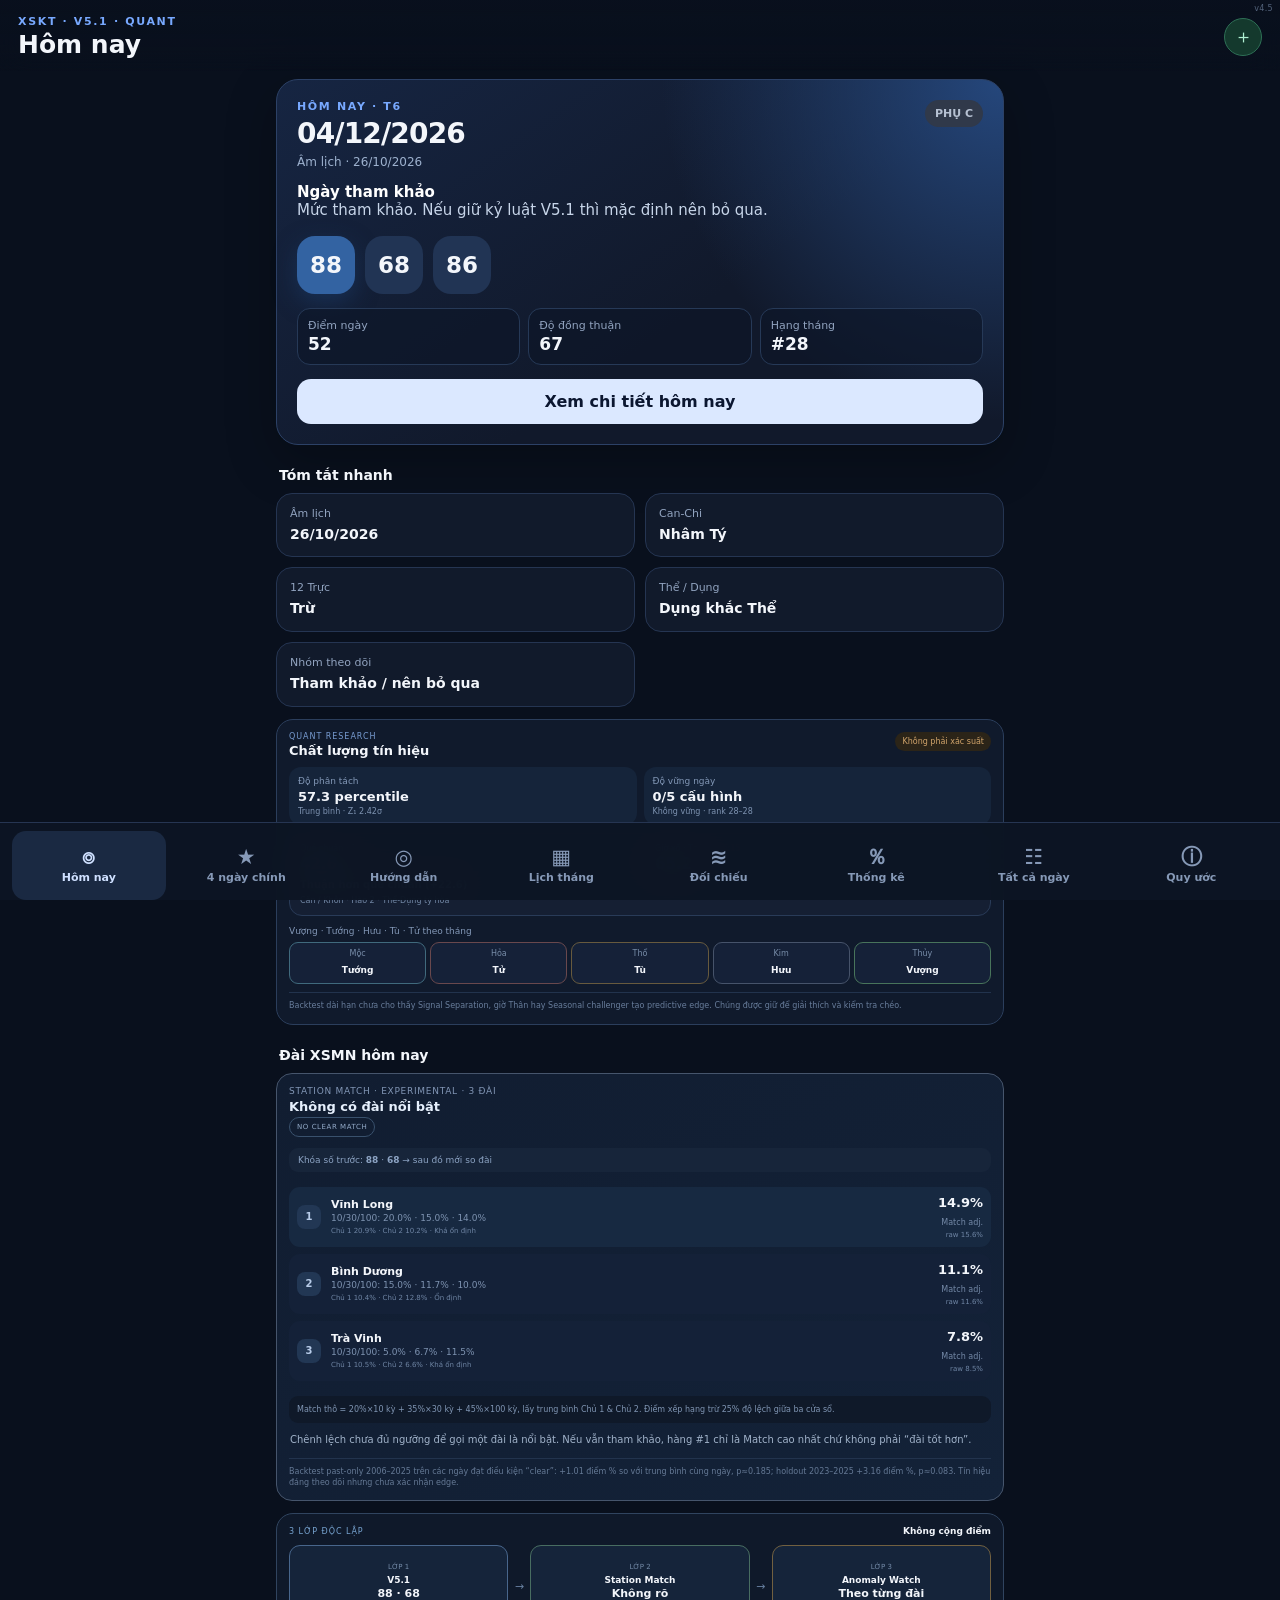
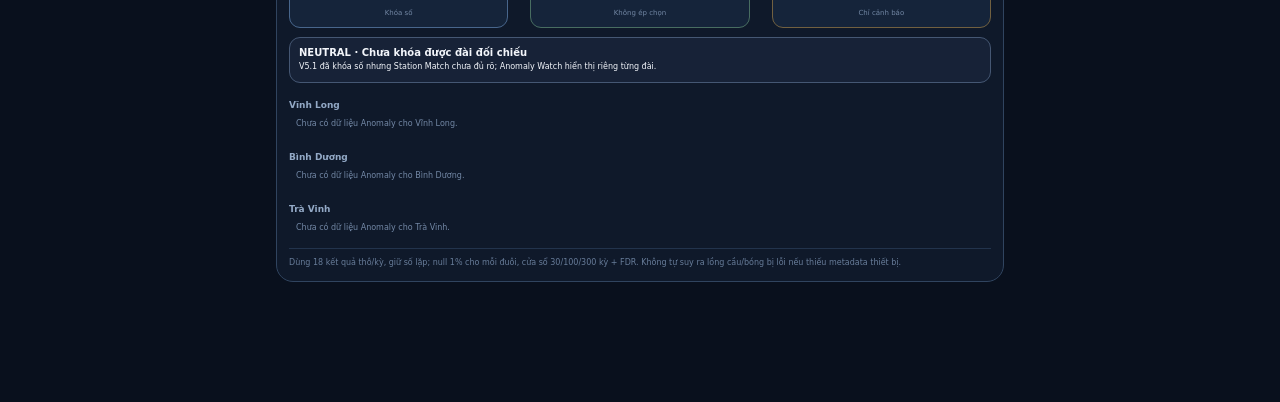
<file: index.html>
<!doctype html>
<html lang="vi">
<head>
  <meta charset="utf-8">
  <meta name="viewport" content="width=device-width,initial-scale=1,viewport-fit=cover">
  <meta name="theme-color" content="#0b1020">
  <meta name="apple-mobile-web-app-capable" content="yes">
  <meta name="apple-mobile-web-app-status-bar-style" content="black-translucent">
  <meta name="apple-mobile-web-app-title" content="XSKT V5.1">
  <meta name="description" content="V5.1 XSKT 2026–2050: hôm nay, 4 ngày chính và toàn bộ lịch theo dõi.">
  <link rel="manifest" href="./manifest.webmanifest">
  <link rel="apple-touch-icon" href="./icons/apple-touch-icon.png">
  <link rel="stylesheet" href="./assets/style.v43.css">
  <link rel="stylesheet" href="./assets/stats.v44.css">
  <link rel="stylesheet" href="./assets/guide.v45.css">
  <title>XSKT V5.1</title>
</head>
<body>
<div id="app"><div class="build-version">v4.5</div>
  <header class="app-header">
    <div>
      <div class="eyebrow">XSKT · V5.1 · QUANT</div>
      <h1 id="screenTitle">Hôm nay</h1>
    </div>
    <button id="installBtn" class="icon-btn install-mini" hidden aria-label="Cài ứng dụng">＋</button>
  </header>

  <main class="app-main">
    <!-- TODAY -->
    <section id="screen-today" class="screen active">
      <div id="todayContent"></div>
    </section>

    <!-- MAIN DAYS -->
    <section id="screen-main" class="screen">
      <div class="period-toolbar">
        <button id="mainPrev" class="round-btn" aria-label="Tháng trước">‹</button>
        <button id="mainPeriod" class="period-label"></button>
        <button id="mainNext" class="round-btn" aria-label="Tháng sau">›</button>
      </div>
      <div class="screen-intro">
        <strong>4 ngày ưu tiên</strong>
        <span>Được chọn theo Priority = 65% V5 + 35% Agreement, giãn tối thiểu 5 ngày.</span>
      </div>
      <div id="mainDays" class="day-list"></div>
    </section>


    <!-- CALENDAR -->
    <section id="screen-calendar" class="screen">
      <div class="period-toolbar">
        <button id="calPrev" class="round-btn" aria-label="Tháng trước">‹</button>
        <button id="calPeriod" class="period-label"></button>
        <button id="calNext" class="round-btn" aria-label="Tháng sau">›</button>
      </div>
      <div class="calendar-legend">
        <span><i class="legend-dot main"></i>Chính</span>
        <span><i class="legend-dot pa"></i>Phụ A</span>
        <span><i class="legend-dot pb"></i>Phụ B</span>
        <span><i class="legend-dot pc"></i>Phụ C</span>
      </div>
      <div class="weekday-row">
        <span>T2</span><span>T3</span><span>T4</span><span>T5</span><span>T6</span><span>T7</span><span>CN</span>
      </div>
      <div id="calendarGrid" class="calendar-grid"></div>
      <div class="calendar-note">Số lớn: ngày dương · số nhỏ: ngày âm. Bấm vào ngày để xem chi tiết.</div>
    </section>


    <!-- RECENT / HISTORICAL COMPARISON -->
    <section id="screen-compare" class="screen">
      <div class="method-hero compare-hero">
        <div class="method-kicker">HISTORICAL · RECENT FORM</div>
        <h2>Đối chiếu theo đài</h2>
        <p>So các số V5.1 với tần suất thực nghiệm của chính đài đang xổ hôm nay. Không dùng dữ liệu này để sửa điểm V5.1.</p>
      </div>
      <div id="stationMatchOverview"></div>
      <div class="section-title">Xem chi tiết từng đài</div>
      <div id="compareStations" class="station-tabs"></div>
      <div id="compareMeta" class="summary-line"></div>
      <div class="section-title">Các số V5.1 hôm nay</div>
      <div id="comparePicks" class="pick-history-list"></div>
      <div class="recent-toolbar">
        <span>Cửa sổ đối chiếu</span>
        <div id="compareWindow" class="segmented compact-seg">
          <button data-window="10">10 kỳ</button>
          <button data-window="30" class="active">30 kỳ</button>
          <button data-window="100">100 kỳ</button>
        </div>
      </div>
      <div id="baselineText" class="baseline-line"></div>
      <div class="section-title">Top số theo tần suất gần đây</div>
      <div id="recentTop" class="recent-top-list"></div>
      <div class="section-title">Bảng 00–99</div>
      <div id="numberGrid" class="history-number-grid"></div>
      <div id="compareWarning" class="method-note warning compare-warning"></div>
    </section>

    <!-- PERFORMANCE STATS -->
    <section id="screen-stats" class="screen">
      <div class="period-toolbar">
        <button id="statsPrev" class="round-btn" aria-label="Tháng trước">‹</button>
        <button id="statsPeriod" class="period-label"></button>
        <button id="statsNext" class="round-btn" aria-label="Tháng sau">›</button>
      </div>
      <div class="method-hero stats-hero">
        <div class="method-kicker">PERFORMANCE CHECK · V5.1</div>
        <h2>Thống kê Chủ 1 · Chủ 2</h2>
        <p>Đối chiếu hai số chủ với kết quả thực tế theo ngày. Tách riêng Đài 1 và Any Station; thống kê này không sửa số V5.1.</p>
      </div>
      <div id="statsFreshness" class="stats-freshness"></div>
      <div id="statsKpis" class="stats-kpi-grid"></div>
      <div id="statsBaseline" class="stats-baseline"></div>
      <div class="section-title">Kết quả từng ngày</div>
      <div id="statsFilter" class="segmented stats-filter">
        <button data-stats-filter="ALL" class="active">Tất cả</button>
        <button data-stats-filter="WIN">WIN</button>
        <button data-stats-filter="MISS">MISS</button>
        <button data-stats-filter="MAIN">Ngày chính</button>
      </div>
      <div id="statsSummary" class="stats-summary"></div>
      <div id="statsDays" class="stats-days"></div>
    </section>

    <!-- STOP-ON-WIN GUIDE -->
    <section id="screen-guide" class="screen">
      <div class="period-toolbar">
        <button id="guidePrev" class="round-btn" aria-label="Tháng trước">‹</button>
        <button id="guidePeriod" class="period-label"></button>
        <button id="guideNext" class="round-btn" aria-label="Tháng sau">›</button>
      </div>
      <div class="method-hero">
        <div class="method-kicker">STOP-ON-WIN · MONEY PLAN</div>
        <h2>Hướng dẫn đánh</h2>
        <p>Chọn số ngày và tiền ngày 1. App lấy Chủ 1 · Chủ 2 từ V5.1 và tính mức cược theo bội nhỏ nhất để một nháy có thể cover toàn bộ phần thua trước đó.</p>
      </div>
      <div class="guide-controls">
        <div class="guide-control-label"><span>Số ngày trong tháng</span><b>Chọn một chu kỳ</b></div>
        <div id="guideDayCount" class="segmented">
          <button data-days="4" class="active">4 ngày</button>
          <button data-days="7">7 ngày</button>
          <button data-days="15">15 ngày</button>
          <button data-days="20">20 ngày</button>
        </div>
        <div class="guide-stake-wrap">
          <div class="guide-control-label"><span>Tiền ngày 1</span><b>Mỗi số</b></div>
          <div class="guide-stake-input">
            <input id="guideStake" type="number" min="1000" step="15000" value="75000" inputmode="numeric" aria-label="Tiền cược mỗi số ngày 1">
            <span>2 số / ngày</span>
          </div>
          <div class="guide-hint">Mặc định 75k/số = 150k/ngày. Tỷ lệ tính cố định theo giả định 15k → 80k cho mỗi nháy.</div>
        </div>
      </div>
      <div id="guideSummary"></div>
      <div class="section-title">Ngày V5.1 được chọn</div>
      <div id="guideDates" class="guide-date-list"></div>
      <div class="section-title">Mức cược stop-on-win</div>
      <div id="guidePlan" class="guide-plan-list"></div>
      <div id="guideFormula" class="guide-formula"></div>
    </section>

    <!-- ALL DAYS -->
    <section id="screen-all" class="screen">
      <div class="filter-card">
        <div class="filter-row">
          <select id="allYear" aria-label="Năm"></select>
          <select id="allMonth" aria-label="Tháng"></select>
        </div>
        <div class="segmented" id="allType">
          <button data-type="ALL" class="active">Tất cả</button>
          <button data-type="CHÍNH">Chính</button>
          <button data-type="PHỤ A">Phụ A</button>
          <button data-type="PHỤ B">Phụ B</button>
          <button data-type="PHỤ C">Phụ C</button>
        </div>
        <input id="allSearch" type="search" placeholder="Tìm số, Can-Chi, quẻ…">
      </div>
      <div id="allSummary" class="summary-line"></div>
      <div id="allDays" class="day-list compact-list"></div>
    </section>

    <!-- METHOD -->
    <section id="screen-method" class="screen">
      <div class="method-hero">
        <div class="method-kicker">V5.1 THUẦN ĐÔNG</div>
        <h2>Quy ước & cách chọn</h2>
        <p>Trang này mô tả đúng những dữ liệu và công thức đang được app sử dụng. Đây là quy ước nội bộ của V5.1, không phải xác suất xổ số.</p>
      </div>

      <section class="method-section">
        <h3>1. Hồ sơ cá nhân hóa</h3>
        <div class="profile-grid">
          <div class="profile-item"><span>Họ tên</span><b>Nguyễn Khai Trí</b><em>Không dùng để tính điểm</em></div>
          <div class="profile-item"><span>Ngày sinh</span><b>27/02/1995</b><em>Dùng để xác lập Tứ Trụ</em></div>
          <div class="profile-item"><span>Giờ sinh</span><b>20:40</b><em>Dùng để xác lập trụ giờ</em></div>
          <div class="profile-item"><span>Nơi sinh</span><b>Long Xuyên, An Giang</b><em>Dùng để xác định thời gian địa phương / UTC+7 khi lập hồ sơ</em></div>
          <div class="profile-item wide"><span>Tứ Trụ nền đang khóa</span><b>Ất Hợi · Mậu Dần · Kỷ Sửu · Giáp Tuất</b><em>Mọi ngày 2026–2050 được so với cùng một hồ sơ này</em></div>
          <div class="profile-item"><span>Nhật chủ</span><b>Kỷ Thổ</b><em>Nền chính của lớp Ngũ hành</em></div>
          <div class="profile-item"><span>Giới tính</span><b>Nam</b><em>Hiện không đi vào công thức điểm V5.1</em></div>
        </div>
        <div class="method-note important">
          <b>Tên có ảnh hưởng không?</b>
          <span>Không. V5.1 đã loại bỏ numerology phương Tây, nên họ tên không sinh ra con số và không được cộng trọng số.</span>
        </div>
      </section>

      <section class="method-section">
        <h3>2. Điểm ngày V5 được tạo như thế nào?</h3>
        <div class="formula-card">
          <div class="formula-title">Điểm ngày V5</div>
          <div class="formula-main"><b>55%</b> Bát Tự/Ngũ hành <i>+</i> <b>35%</b> Kinh Dịch/Bát Quái <i>+</i> <b>10%</b> đồng thuận</div>
        </div>

        <details class="method-details" open>
          <summary>Bát Tự / Ngũ hành — 55%</summary>
          <div class="weight-list">
            <div><span>Hỷ/Dụng & khí ngày/tháng</span><b>36%</b></div>
            <div><span>Hợp · Xung · Hại · Hình · Phá · Tam hợp/Tam hội với Tứ Trụ</span><b>27%</b></div>
            <div><span>12 Trực</span><b>14%</b></div>
            <div><span>Nạp âm ngày</span><b>13%</b></div>
            <div><span>Khí lưu niên</span><b>10%</b></div>
          </div>
          <p class="method-copy">Các tỷ lệ trên là tỷ lệ <strong>bên trong phần Bát Tự 55%</strong>. Quy ước Hỷ/Dụng hiện tại ưu tiên Hỏa → Thổ, Kim nhẹ; Thủy và Mộc giảm điểm đối với nền Kỷ Thổ.</p>
        </details>

        <details class="method-details">
          <summary>Kinh Dịch / Bát Quái — 35%</summary>
          <div class="weight-list">
            <div><span>Quan hệ Thể – Dụng</span><b>48%</b></div>
            <div><span>Quẻ hỗ</span><b>22%</b></div>
            <div><span>Quẻ biến</span><b>22%</b></div>
            <div><span>Tứ Tượng</span><b>8%</b></div>
          </div>
          <p class="method-copy">Điểm cao hơn khi Dụng sinh Thể hoặc Thể–Dụng tỷ hòa; thấp hơn khi Dụng khắc Thể. Quẻ hỗ mô tả lớp trung gian, quẻ biến mô tả trạng thái sau hào động.</p>
        </details>

        <details class="method-details">
          <summary>Đồng thuận — 10%</summary>
          <p class="method-copy"><strong>Consensus</strong> dùng trong điểm V5 = 100 − |Điểm Bát Tự − Điểm Quẻ|. Hai hệ càng gần nhau thì phần đồng thuận càng cao.</p>
          <p class="method-copy"><strong>Agreement</strong> hiển thị trên app là chỉ số riêng của V5.1: 45% Consensus + 27.5% Bát Tự + 27.5% Quẻ. Nó trả lời “các tín hiệu có nhất quán và đủ mạnh hay không?”, không phải xác suất trúng.</p>
        </details>
      </section>

      <section class="method-section">
        <h3>3. Quẻ ngày được lập theo quy ước nào?</h3>
        <div class="method-note">
          <b>Quy ước V5 chuẩn hóa theo Mai Hoa-style</b>
          <span>Dùng số Địa Chi năm + tháng tiết khí + ngày dương + <strong>giờ Ngọ cố định (12:00)</strong> để sinh thượng quái, hạ quái và hào động.</span>
        </div>
        <div class="method-note warning">
          <b>Giờ sinh 20:40 có được dùng để lập quẻ ngày không?</b>
          <span>Không. Giờ sinh chỉ nằm trong Tứ Trụ cá nhân (trụ giờ Giáp Tuất). Quẻ của từng ngày dùng giờ Ngọ cố định để toàn bộ lịch 2026–2050 có thể so sánh nhất quán.</span>
        </div>
        <p class="method-copy">Đây là một quy ước tính toán được khóa cho V5, không được trình bày như “công thức Kinh Dịch duy nhất” hay một trường phái cổ điển duy nhất.</p>
      </section>

      <section class="method-section">
        <h3>4. Từ ngày → chữ số → cặp số</h3>
        <div class="pipeline">
          <div class="pipe-box"><span>01</span><b>Tín hiệu ngày</b><small>Can-Chi ngày/tháng · Lục Thập Hoa Giáp</small></div>
          <div class="pipe-arrow">↓</div>
          <div class="pipe-box"><span>02</span><b>Tín hiệu quẻ</b><small>Quẻ chủ · quẻ hỗ · quẻ biến · hào động</small></div>
          <div class="pipe-arrow">↓</div>
          <div class="pipe-box"><span>03</span><b>Ngũ hành số</b><small>Hà Đồ · Lạc Thư · cộng hưởng Hỷ/Dụng</small></div>
          <div class="pipe-arrow">↓</div>
          <div class="pipe-box"><span>04</span><b>Xếp 00–99</b><small>Điểm hai chữ số + bonus/penalty + cộng hưởng quẻ</small></div>
          <div class="pipe-arrow">↓</div>
          <div class="pipe-box accent"><span>05</span><b>V5.1 chọn vai trò</b><small>Chủ 1 · Chủ 2 · Đảo/phụ · 2 số mở rộng</small></div>
        </div>
      </section>

      <section class="method-section">
        <h3>5. Điểm V5.1 của từng cặp</h3>
        <div class="weight-list boxed">
          <div><span>Thứ hạng cặp trong Top 6 của engine V5</span><b>48%</b></div>
          <div><span>Chất lượng ngày V5</span><b>22%</b></div>
          <div><span>Agreement</span><b>16%</b></div>
          <div><span>Cặp đảo có được hỗ trợ hay không</span><b>9%</b></div>
          <div><span>Đa dạng hai chữ số</span><b>5%</b></div>
        </div>
        <p class="method-copy">Ví dụ AB và BA cùng nằm trong Top 6 thì tín hiệu đảo được cộng mạnh hơn. Số kép có penalty nhẹ để engine không tự khóa quá nhiều vào 11/22/55/77/88…</p>
      </section>

      <section class="method-section">
        <h3>6. Những thứ V5.1 KHÔNG dùng</h3>
        <div class="not-used-list">
          <span>✕ Họ tên để sinh số</span>
          <span>✕ Chiêm tinh phương Tây / hành tinh</span>
          <span>✕ Numerology Pythagorean / Life Path</span>
          <span>✕ Kết quả xổ số các kỳ trước để chọn “hot/cold number”</span>
          <span>✕ Tần suất số lịch sử để chỉnh dự báo tương lai</span>
          <span>✕ Kết quả backtest 2023–2025 để tối ưu trọng số</span>
        </div>
      </section>

      <section class="method-section">
        <h3>7. Vì sao vẫn giữ backtest?</h3>
        <div class="method-note warning">
          <b>Backtest dùng để kiểm tra, không dùng để huấn luyện</b>
          <span>Kiểm định XSMN 2023–2025 chưa xác nhận predictive edge có ý nghĩa thống kê. Vì vậy V5.1 được giữ nguyên thay vì sửa công thức để làm quá khứ đẹp hơn.</span>
        </div>
      </section>



      <section class="method-section">
        <h3>8. Kiểm định lịch sử 2005–2025</h3>
        <div class="method-note warning">
          <b>Không xác nhận predictive edge</b>
          <span>Trên 22.815 kỳ-đài, Chủ 1 gần baseline; Top3 và Top5 không tốt hơn random baseline. Holdout 2023–2025 cũng không xác nhận lợi thế dương.</span>
        </div>
        <p class="method-copy">Vì vậy app giữ nguyên V5.1 như một hệ xếp hạng cá nhân hóa, không tinh chỉnh ngược công thức để làm đẹp lịch sử.</p>
      </section>

      <section class="method-section">
        <h3>9. Đối chiếu 10 / 30 / 100 kỳ</h3>
        <div class="method-note">
          <b>Tỷ lệ kỳ có xuất hiện ≠ xác suất kỳ tới</b>
          <span>Tab Đối chiếu tính số kỳ trong N kỳ gần nhất mà một số xuất hiện ít nhất một lần trong 18 kết quả của đài. 30 kỳ là cửa sổ mặc định; 10 kỳ rất nhiễu, 100 kỳ ổn định hơn nhưng phản ứng chậm.</span>
        </div>
        <p class="method-copy">Backtest recent-form không ổn định qua development/validation/holdout, nên tần suất gần đây chỉ là dữ liệu kiểm tra chéo và không cộng vào điểm số.</p>
      </section>

      <section class="method-section">
        <h3>10. Station Match / Đài đối chiếu</h3>
        <div class="method-note important">
          <b>Khóa số trước, chọn đài sau</b>
          <span>V5.1 xác định Chủ 1 + Chủ 2 trước. Station Match tuyệt đối không được dùng để đổi số cho vừa lịch sử của một đài.</span>
        </div>
        <p class="method-copy"><strong>Match thô</strong> = 20%×10 kỳ + 35%×30 kỳ + 45%×100 kỳ, tính riêng cho hai số chủ rồi lấy trung bình. <strong>Match điều chỉnh</strong> trừ 25% độ phân tán giữa ba cửa sổ để giảm điểm những đài có tín hiệu ngắn/dài hạn mâu thuẫn.</p>
        <div class="method-note">
          <b>Khi nào hiện “Đài đối chiếu nổi bật”?</b>
          <span>#1 phải cao hơn baseline ≥2 điểm %, dẫn #2 ≥2 điểm %, và weighted rate của từng số chủ không thấp hơn baseline quá 5 điểm %. Không đạt đủ điều kiện → “Không có đài nổi bật”.</span>
        </div>
        <div class="method-note warning">
          <b>Experimental — chưa phải station edge</b>
          <span>Past-only 2006–2025: trên 2.457 ngày đạt clear-rule, đài được chọn cao hơn trung bình các đài cùng ngày +1,01 điểm % (p≈0,185). Holdout 2023–2025: +3,16 điểm % (p≈0,083). Hướng tín hiệu tích cực nhưng chưa đủ để kết luận lợi thế xác suất.</span>
        </div>
      </section>

      <section class="method-section">
        <h3>11. Historical data tự cập nhật</h3>
        <div class="method-note important">
          <b>GitHub Actions chạy mỗi ngày</b>
          <span>Sau giờ xổ, workflow lấy các kỳ còn thiếu → kiểm tra đủ 18 kết quả/đài → append CSV → dựng lại Recent Form → commit dữ liệu mới. Fetch/parser lỗi không bao giờ được ghi thành một kỳ “0 hit”.</span>
        </div>
      </section>


      <section class="method-section">
        <h3>12. Signal Separation / Độ phân tách</h3>
        <div class="method-note">
          <b>Đo độ rõ của 00–99, không đo xác suất đúng</b>
          <span>App dùng độ lệch chuẩn, Z-score của #1 và khoảng cách #1→#10. Percentile cao nghĩa là số đầu bảng nổi bật hơn so với cấu trúc điểm của các ngày khác.</span>
        </div>
        <div class="method-note warning">
          <b>Historical check</b>
          <span>Quartile có separation cao nhất không có hit-rate Top3 tốt hơn; Q4 còn thấp hơn baseline khoảng 1.42 điểm %. Vì vậy app tuyệt đối không gọi đây là “High Confidence”.</span>
        </div>
      </section>

      <section class="method-section">
        <h3>13. Giờ xổ / Event-Time Research</h3>
        <div class="method-note">
          <b>Core vẫn dùng 12:00; giờ Thân chỉ để đối chiếu</b>
          <span>App lập thêm một quẻ research với số giờ Thân = 9, gần khung XSMN ~16:15, rồi so điểm/quẻ với quẻ chuẩn.</span>
        </div>
        <div class="method-note warning">
          <b>Chưa promote vào V5.1</b>
          <span>Nhóm Event-Time thuận hơn vẫn có Top3 all-history khoảng −0.60 điểm % vs baseline và holdout 2023–2025 khoảng −1.91 điểm %. Không có cơ sở cộng thêm 5–10%.</span>
        </div>
      </section>

      <section class="method-section">
        <h3>14. Vượng · Tướng · Hưu · Tù · Tử</h3>
        <div class="method-note">
          <b>Hiển thị động lực Ngũ hành theo tháng</b>
          <span>Research multiplier khóa trước: Vượng 1.15 · Tướng 1.08 · Hưu 0.95 · Tù 0.85 · Tử 0.75.</span>
        </div>
        <div class="method-note warning">
          <b>Seasonal challenger chưa thắng V5.1</b>
          <span>Holdout có cải thiện nhỏ ở vài metric nhưng vẫn dưới random baseline. Vì vậy trạng thái mùa khí hiện chỉ hiển thị để giải thích, chưa thay số core.</span>
        </div>
      </section>

      <section class="method-section">
        <h3>15. Monte Carlo</h3>
        <div id="mcResearch"></div>
      </section>

      <section class="method-section">
        <h3>16. Weight Robustness</h3>
        <div class="method-note">
          <b>5 cấu hình trọng số</b>
          <span>55/35/10 · 50/40/10 · 60/30/10 · 45/45/10 · 65/25/10. App kiểm tra rank ngày trong tháng và số cấu hình vẫn chọn ngày đó vào 4 ngày chính.</span>
        </div>
        <p class="method-copy">Robustness là độ nhạy của <strong>xếp hạng ngày</strong> trước giả định trọng số, không phải độ chắc chắn của cặp số.</p>
      </section>

      <section class="method-section">
        <h3>17. Anomaly Watch · Lớp cảnh báo độc lập</h3>
        <div class="method-note important"><b>3 lớp không cộng điểm</b><span>V5.1 khóa số → Station Match đối chiếu đài → Anomaly Watch cảnh báo. ALIGNMENT/CONFLICT chỉ là nhãn, không sửa điểm hay số.</span></div>
        <p class="method-copy">Anomaly Watch dùng đầy đủ <strong>18 đuôi kết quả thô</strong> mỗi đài/kỳ, giữ cả số lặp; cửa sổ 30 / 100 / 300 kỳ.</p>
        <div class="method-note"><b>WATCH / PERSISTENT / FDR</b><span>WATCH khi |Z| ≥2,5. PERSISTENT khi cùng chiều ở ≥2 cửa sổ với |Z| ≥1,8 và ít nhất một cửa sổ ≥2,5. FDR q≤0,05 hiển thị riêng.</span></div>
        <div class="method-note warning"><b>Không suy diễn nguyên nhân vật lý</b><span>Thiếu machine ID, ball-set ID và lịch bảo trì thì chỉ được gọi là statistical anomaly.</span></div>
      </section>
      <section class="method-section final-method">
        <h3>18. Cách đọc app đúng</h3>
        <p class="method-copy">“Ngày chính”, “Điểm ngày 70”, “Độ đồng thuận 80”, “Điểm cặp 85” và tần suất 10/30/100 kỳ đều là các thang mô tả/xếp hạng. Chúng không tương đương phần trăm khả năng trúng xổ số.</p>
      </section>

    </section>

  </main>

  <nav class="bottom-nav" aria-label="Điều hướng chính">
    <button data-screen="today" class="active">
      <span class="nav-icon">⌾</span><span>Hôm nay</span>
    </button>
    <button data-screen="main">
      <span class="nav-icon">★</span><span>4 ngày chính</span>
    </button>
    <button data-screen="guide">
      <span class="nav-icon">◎</span><span>Hướng dẫn</span>
    </button>
    <button data-screen="calendar">
      <span class="nav-icon">▦</span><span>Lịch tháng</span>
    </button>
    <button data-screen="compare">
      <span class="nav-icon">≋</span><span>Đối chiếu</span>
    </button>
    <button data-screen="stats">
      <span class="nav-icon">％</span><span>Thống kê</span>
    </button>
    <button data-screen="all">
      <span class="nav-icon">☷</span><span>Tất cả ngày</span>
    </button>
    <button data-screen="method">
      <span class="nav-icon">ⓘ</span><span>Quy ước</span>
    </button>
    <a id="moreNav" class="nav-more" href="#more" aria-label="Mở thêm menu">
      <span class="nav-icon">•••</span><span>Thêm</span>
    </a>
  </nav>

  <!-- MOBILE MORE NAV -->
  <div id="moreNavOverlay" class="more-nav-overlay" hidden>
    <div class="more-nav-backdrop" data-close-more></div>
    <div class="more-nav-sheet" role="dialog" aria-modal="true" aria-label="Menu thêm">
      <div class="more-nav-head"><b>Thêm</b><button data-close-more aria-label="Đóng">×</button></div>
      <div class="more-nav-grid">
        <button data-more-screen="calendar"><span>▦</span><div>Lịch tháng<small>Xem toàn bộ lịch V5.1</small></div></button>
        <button data-more-screen="compare"><span>≋</span><div>Đối chiếu<small>Recent Form · Station Match</small></div></button>
        <button data-more-screen="all"><span>☷</span><div>Tất cả ngày<small>Lọc toàn bộ dữ liệu</small></div></button>
        <button data-more-screen="method"><span>ⓘ</span><div>Quy ước<small>Công thức & phương pháp</small></div></button>
      </div>
    </div>
  </div>

  <!-- DETAIL SHEET -->
  <div id="detailOverlay" class="detail-overlay" hidden>
    <div class="detail-backdrop" data-close-detail></div>
    <article class="detail-sheet" role="dialog" aria-modal="true" aria-labelledby="detailTitle">
      <div class="sheet-handle"></div>
      <div class="sheet-head">
        <div>
          <div id="detailMeta" class="eyebrow"></div>
          <h2 id="detailTitle"></h2>
        </div>
        <button class="icon-btn" data-close-detail aria-label="Đóng">×</button>
      </div>
      <div id="detailBody"></div>
    </article>
  </div>

  <aside id="iosInstallHint" class="ios-hint" hidden>
    <button class="hint-close" id="closeIosHint">×</button>
    <strong>Cài app trên iPhone</strong>
    <span>Safari → Chia sẻ → Thêm vào Màn hình chính.</span>
  </aside>
</div>

<script src="./data/v51-2026-2050.v41.js"></script>
<script src="./data/history/recent-history.v40.js"></script>
<script src="./data/history/research-summary.v43.js"></script>
<script src="./data/history/anomaly-history.v43.js"></script>
<script src="./assets/app.v43.js"></script>
<script src="./assets/stats.v44.js"></script>
<script src="./assets/guide.v45.js"></script>
<script>
if ('serviceWorker' in navigator) {
  let refreshing = false;
  navigator.serviceWorker.addEventListener('controllerchange', () => {
    if (!refreshing) {
      refreshing = true;
      window.location.reload();
    }
  });
  window.addEventListener('load', async () => {
    try {
      const reg = await navigator.serviceWorker.register('/sw.js?v=45', { updateViaCache: 'none' });
      await reg.update();
    } catch (err) {
      console.error('Service Worker registration failed:', err);
    }
  });
}
</script>
</body>
</html>
</file>
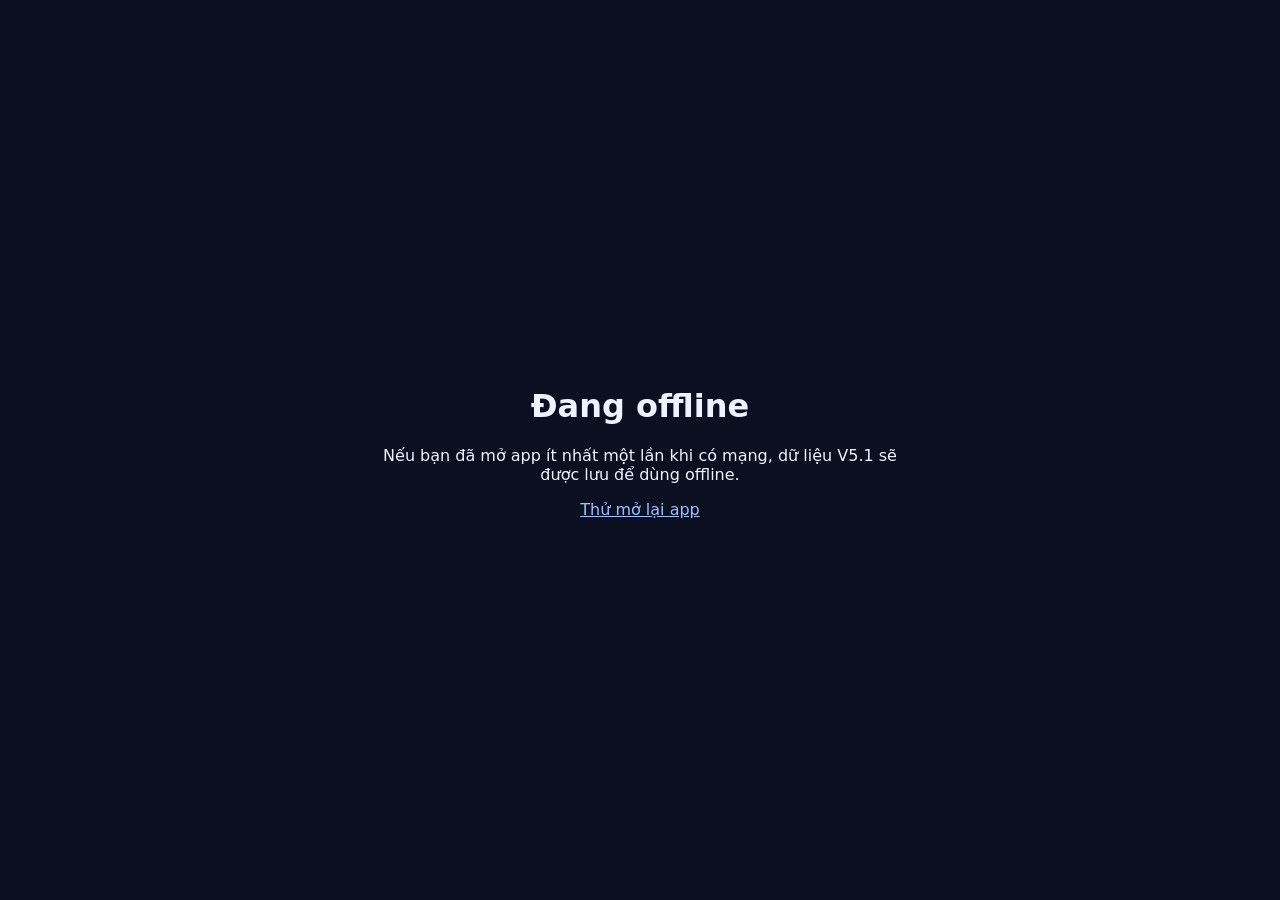
<file: offline.html>
<!doctype html>
<html lang="vi">
<head>
<meta charset="utf-8"><meta name="viewport" content="width=device-width,initial-scale=1">
<meta name="theme-color" content="#0b1020">
<title>XSKT V5.1 – Offline</title>
<style>
body{margin:0;background:#0b1020;color:#edf3ff;font-family:system-ui,-apple-system,Segoe UI,sans-serif;display:grid;min-height:100vh;place-items:center}
main{max-width:520px;padding:28px;text-align:center}
a{color:#9fc0ff}
</style>
</head>
<body><main>
<h1>Đang offline</h1>
<p>Nếu bạn đã mở app ít nhất một lần khi có mạng, dữ liệu V5.1 sẽ được lưu để dùng offline.</p>
<p><a href="/">Thử mở lại app</a></p>
</main></body></html>
</file>
<file: assets/style.v43.css>
:root{
  --bg:#09101d;--surface:#111a2b;--surface2:#18233a;--line:#253552;
  --text:#f3f6fb;--muted:#91a3bf;--blue:#78a9ff;--green:#4dd39a;
  --green-soft:#163d31;--gold:#efc65d;--gold-soft:#463a1c;--red:#e98080;
  --gray:#8794aa;--nav-h:78px;--safe-bottom:env(safe-area-inset-bottom,0px)
}
*{box-sizing:border-box}
html{color-scheme:dark}
body{
  margin:0;background:var(--bg);color:var(--text);
  font-family:Inter,ui-sans-serif,system-ui,-apple-system,BlinkMacSystemFont,"Segoe UI",sans-serif;
  min-height:100vh;-webkit-font-smoothing:antialiased
}
button,input,select{font:inherit}
button{color:inherit}
#app{min-height:100vh}
.app-header{
  position:sticky;top:0;z-index:20;display:flex;align-items:center;justify-content:space-between;
  padding:calc(15px + env(safe-area-inset-top,0px)) 18px 12px;
  background:linear-gradient(180deg,#09101df5,#09101ddd 75%,transparent);
  backdrop-filter:blur(16px)
}
.eyebrow{font-size:11px;letter-spacing:.15em;text-transform:uppercase;color:var(--blue);font-weight:800}
h1{font-size:25px;margin:3px 0 0;line-height:1.1}
h2{font-size:23px;margin:3px 0 0}
.app-main{max-width:760px;margin:auto;padding:8px 16px calc(var(--nav-h) + 30px + var(--safe-bottom))}
.screen{display:none;animation:fade .18s ease}.screen.active{display:block}
@keyframes fade{from{opacity:.4;transform:translateY(3px)}to{opacity:1;transform:none}}

.bottom-nav{
  position:fixed;z-index:30;bottom:0;left:0;right:0;height:calc(var(--nav-h) + var(--safe-bottom));
  padding:8px max(12px,env(safe-area-inset-left)) var(--safe-bottom) max(12px,env(safe-area-inset-right));
  background:#0d1524f5;border-top:1px solid #263552;backdrop-filter:blur(18px);
  display:grid;grid-template-columns:repeat(6,1fr);gap:4px
}
.bottom-nav button{
  border:0;background:none;border-radius:14px;color:#8699b7;display:flex;flex-direction:column;
  align-items:center;justify-content:center;gap:3px;font-size:11px;font-weight:700
}
.bottom-nav button.active{color:#cfe0ff;background:#1a2942}
.nav-icon{font-size:21px;line-height:1}

.icon-btn,.round-btn{
  border:1px solid var(--line);background:var(--surface2);border-radius:999px;
  width:38px;height:38px;display:grid;place-items:center;font-size:22px;cursor:pointer
}
.install-mini{font-size:19px;color:#aff1d3;border-color:#2e7056;background:#14392d}

.hero-card{
  border-radius:22px;padding:20px;background:
    radial-gradient(circle at 100% 0,#25477c 0,transparent 42%),
    linear-gradient(145deg,#162542,#11192b 60%);
  border:1px solid #2c4166;box-shadow:0 16px 50px #0004
}
.hero-card.main-day{border-color:#3b8a6a;background:
  radial-gradient(circle at 100% 0,#236349 0,transparent 43%),
  linear-gradient(145deg,#152e2a,#111a2b 62%)}
.hero-top{display:flex;justify-content:space-between;gap:12px;align-items:flex-start}
.hero-date{font-size:28px;font-weight:850;letter-spacing:-.03em;margin-top:4px}
.status-pill{border-radius:999px;padding:7px 10px;font-size:11px;font-weight:850;white-space:nowrap}
.status-main{background:#1b513b;color:#a7f2ce}.status-pa{background:#294737;color:#c1e7cf}
.status-pb{background:#51431f;color:#f5dda1}.status-pc{background:#30394a;color:#b6c1d2}
.today-verdict{margin:14px 0 4px;font-size:15px;color:#c7d5e9}.today-verdict strong{color:#fff}
.big-picks{display:flex;gap:10px;margin:17px 0 13px}
.big-num{
  width:58px;height:58px;border-radius:18px;display:grid;place-items:center;
  background:#213454;font-size:23px;font-weight:900
}
.big-num:first-child{background:#3363a2;box-shadow:0 8px 22px #1c3d6c88}
.metric-row{display:grid;grid-template-columns:repeat(3,1fr);gap:8px;margin-top:14px}
.metric{background:#0d1627aa;border:1px solid #263957;border-radius:13px;padding:10px}
.metric span{display:block;color:var(--muted);font-size:11px}.metric b{font-size:17px;margin-top:2px;display:block}
.primary-action{
  margin-top:14px;width:100%;border:0;border-radius:14px;padding:13px;background:#dbe8ff;color:#0b1630;
  font-weight:850;cursor:pointer
}

.section-title{font-size:14px;font-weight:850;margin:22px 3px 10px}
.quick-grid{display:grid;grid-template-columns:1fr 1fr;gap:10px}
.quick-card{background:var(--surface);border:1px solid var(--line);border-radius:16px;padding:13px}
.quick-card span{font-size:11px;color:var(--muted);display:block}.quick-card b{font-size:14px;display:block;margin-top:5px;line-height:1.35}

.period-toolbar{display:grid;grid-template-columns:42px 1fr 42px;gap:8px;align-items:center;margin:2px 0 12px}
.period-label{border:0;background:none;font-weight:850;font-size:17px}
.screen-intro{background:#101a2c;border:1px solid #233655;border-radius:14px;padding:12px 14px;margin-bottom:12px}
.screen-intro strong{display:block;font-size:13px}.screen-intro span{display:block;font-size:12px;color:var(--muted);margin-top:3px;line-height:1.4}

.day-list{display:flex;flex-direction:column;gap:10px}
.day-card{
  display:grid;grid-template-columns:58px minmax(0,1fr) auto;gap:12px;align-items:center;
  background:var(--surface);border:1px solid var(--line);border-radius:17px;padding:13px;cursor:pointer
}
.day-card:active{transform:scale(.994)}
.day-card.main{border-color:#37755c;background:linear-gradient(100deg,#143329,#111a2b 50%)}
.day-calendar{
  width:58px;height:58px;border-radius:14px;background:#1a2943;display:flex;flex-direction:column;
  align-items:center;justify-content:center;line-height:1
}
.day-calendar small{font-size:10px;color:#9eb1cf;text-transform:uppercase;font-weight:750}
.day-calendar b{font-size:23px;margin-top:3px}
.day-mainline{display:flex;gap:7px;align-items:center;flex-wrap:wrap}
.day-mainline strong{font-size:15px}.small-pill{font-size:10px;padding:4px 6px;border-radius:999px;background:#252f42;color:#afbdd1}
.day-sub{font-size:12px;color:var(--muted);margin-top:4px;white-space:nowrap;overflow:hidden;text-overflow:ellipsis}
.mini-picks{display:flex;gap:4px;margin-top:7px}
.mini-num{width:29px;height:29px;border-radius:9px;background:#202f4a;display:grid;place-items:center;font-size:12px;font-weight:850}
.mini-num:first-child{background:#315986}
.chevron{color:#70839f;font-size:22px}

.filter-card{background:var(--surface);border:1px solid var(--line);border-radius:18px;padding:12px;margin-bottom:10px}
.filter-row{display:grid;grid-template-columns:1fr 1fr;gap:8px}
select,input[type=search]{
  width:100%;background:#0e1728;border:1px solid #283a58;border-radius:12px;padding:11px;color:var(--text);outline:none
}
input[type=search]{margin-top:9px}
.segmented{display:flex;gap:5px;overflow-x:auto;padding-top:9px;scrollbar-width:none}.segmented::-webkit-scrollbar{display:none}
.segmented button{border:0;background:#202c42;color:#9fb0ca;border-radius:999px;padding:7px 10px;font-size:11px;white-space:nowrap;font-weight:750}
.segmented button.active{background:#dce8fb;color:#142039}
.summary-line{font-size:12px;color:var(--muted);padding:3px 4px 10px}

.detail-overlay{position:fixed;z-index:100;inset:0}
.detail-backdrop{position:absolute;inset:0;background:#0009;backdrop-filter:blur(5px)}
.detail-sheet{
  position:absolute;left:0;right:0;bottom:0;max-height:91vh;overflow:auto;
  border-radius:24px 24px 0 0;background:#0f1829;border-top:1px solid #33445e;
  padding:9px 18px calc(24px + var(--safe-bottom));box-shadow:0 -18px 60px #0008
}
@media(min-width:760px){
  .detail-sheet{left:50%;right:auto;transform:translateX(-50%);width:700px;border-radius:24px;bottom:24px;max-height:88vh}
}
.sheet-handle{width:40px;height:5px;background:#44536a;border-radius:99px;margin:1px auto 13px}
.sheet-head{display:flex;justify-content:space-between;gap:12px;align-items:flex-start;position:sticky;top:-9px;background:#0f1829f5;padding:9px 0 9px;z-index:2}
.detail-section{padding:14px 0;border-top:1px solid #24334c}.detail-section:first-of-type{border-top:0}
.detail-section h3{font-size:13px;margin:0 0 10px;color:#a9bedb}
.number-table{display:grid;grid-template-columns:repeat(5,1fr);gap:7px}
.number-item{background:#182641;border-radius:13px;padding:10px 4px;text-align:center}
.number-item b{display:block;font-size:20px}.number-item span{font-size:10px;color:var(--muted)}
.info-list{display:grid;grid-template-columns:1fr 1fr;gap:8px}
.info-item{background:#131e32;border-radius:12px;padding:10px}
.info-item span{display:block;font-size:10px;color:var(--muted)}.info-item b{display:block;font-size:12px;margin-top:4px;line-height:1.4}
.gua-flow{display:flex;gap:6px;align-items:stretch;overflow:auto}
.gua-box{min-width:135px;background:#152238;border-radius:12px;padding:10px}
.gua-box small{display:block;color:var(--muted);font-size:10px}.gua-box b{display:block;font-size:12px;margin-top:4px;line-height:1.4}
.gua-arrow{display:grid;place-items:center;color:#6680a5}

.ios-hint{
  position:fixed;z-index:80;left:14px;right:14px;bottom:calc(var(--nav-h) + 12px + var(--safe-bottom));
  background:#142440;border:1px solid #35547d;border-radius:15px;padding:12px 38px 12px 13px;
  box-shadow:0 12px 36px #0006;font-size:12px;color:#cbd9ee
}
.ios-hint strong,.ios-hint span{display:block}.ios-hint span{margin-top:3px;color:#9eb1ce}
.hint-close{position:absolute;right:8px;top:7px;border:0;background:none;font-size:20px;color:#aebfd8}

.empty{padding:34px 14px;text-align:center;color:var(--muted);border:1px dashed #34445d;border-radius:15px}
@media(max-width:420px){
  .app-main{padding-left:12px;padding-right:12px}
  .big-num{width:53px;height:53px}
  .metric-row{gap:6px}.metric{padding:9px}
}


/* Lunar date */
.lunar-hero{font-size:12px;color:#9db1ce;margin-top:5px}

/* Calendar tab */
.calendar-legend{
  display:flex;gap:12px;align-items:center;overflow-x:auto;margin:2px 2px 12px;
  color:var(--muted);font-size:11px;white-space:nowrap
}
.calendar-legend span{display:flex;align-items:center;gap:5px}
.legend-dot{width:8px;height:8px;border-radius:50%;display:inline-block}
.legend-dot.main{background:var(--green)}
.legend-dot.pa{background:#78b68d}
.legend-dot.pb{background:var(--gold)}
.legend-dot.pc{background:#58657b}

.weekday-row{
  display:grid;grid-template-columns:repeat(7,1fr);gap:4px;margin:0 0 5px;
  color:#8293ad;font-size:10px;font-weight:800;text-align:center
}
.calendar-grid{
  display:grid;grid-template-columns:repeat(7,1fr);gap:5px
}
.calendar-cell{
  position:relative;aspect-ratio:1/1.05;min-width:0;border:1px solid #263650;background:#111b2d;
  border-radius:12px;padding:6px;display:flex;flex-direction:column;align-items:flex-start;justify-content:flex-start;
  cursor:pointer;color:var(--text);overflow:hidden
}
.calendar-cell.blank{visibility:hidden;pointer-events:none}
.calendar-cell.cal-main{border-color:#3e9e74;background:linear-gradient(145deg,#173d31,#112238)}
.calendar-cell.cal-pa{border-color:#47775a}
.calendar-cell.cal-pb{border-color:#75622e}
.calendar-cell.cal-pc{border-color:#263650}
.calendar-cell.today{box-shadow:0 0 0 2px #78a9ff inset}
.solar-day{font-size:17px;font-weight:900;line-height:1}
.lunar-day{font-size:10px;color:#aebbd0;margin-top:4px}
.cal-score{position:absolute;right:5px;bottom:5px;font-size:8px;color:#7386a3}
.cal-main .cal-score{color:#8de2bb}
.calendar-note{font-size:11px;color:var(--muted);padding:10px 3px 2px;line-height:1.45}

@media(max-width:390px){
  .calendar-grid{gap:3px}
  .calendar-cell{border-radius:9px;padding:5px}
  .solar-day{font-size:15px}
  .lunar-day{font-size:9px}
  .bottom-nav button{font-size:9px}
  .nav-icon{font-size:19px}
}

.build-version{position:fixed;right:7px;top:calc(4px + env(safe-area-inset-top,0px));z-index:50;
font-size:8px;color:#52627a;pointer-events:none;letter-spacing:.04em}

.explain-callout{background:#111f35;border:1px solid #2b4265;border-radius:14px;padding:12px 13px;display:flex;flex-direction:column;gap:5px}.explain-callout b{font-size:13px}.explain-callout span{font-size:12px;color:#a9bbd3;line-height:1.5}.signal-chips{display:flex;gap:6px;overflow:auto;padding:9px 0 2px;scrollbar-width:none}.signal-chips::-webkit-scrollbar{display:none}.signal-chips span{white-space:nowrap;background:#192740;border-radius:999px;padding:6px 8px;font-size:10px;color:#9db0cb}.signal-chips b{color:#eef5ff;font-size:12px}.top6-line{display:flex;justify-content:space-between;gap:12px;align-items:center;margin-top:9px;font-size:11px;color:#8fa3c1}.top6-line b{color:#d9e7fa;letter-spacing:.05em;text-align:right}.why-list{display:flex;flex-direction:column;gap:10px}.why-number{background:#111b2e;border:1px solid #263957;border-radius:16px;padding:12px}.why-number.primary{border-color:#3d719f;background:linear-gradient(145deg,#152947,#111b2e 65%)}.why-head{display:flex;align-items:center;gap:11px}.why-num{width:50px;height:50px;border-radius:15px;background:#213b63;display:grid;place-items:center;font-size:21px;font-weight:900}.why-head strong{display:block;font-size:13px}.why-head span{display:block;font-size:10px;color:#8fa3bf;margin-top:3px}.why-summary{display:flex;flex-direction:column;gap:4px;margin:10px 0 4px}.why-summary b{font-size:11px;color:#dce8f8}.why-summary span{font-size:11px;color:#9fb1ca;line-height:1.45}.why-details{border-top:1px solid #22334e;margin-top:8px;padding-top:8px}.why-details summary{font-size:11px;color:#a9c5e8;cursor:pointer;font-weight:700}.component-box{padding-top:8px;display:flex;flex-direction:column;gap:9px}.component-head{display:flex;justify-content:space-between;font-size:10px;color:#aab9cd}.component-head b{color:#ddecff}.component-track{height:5px;background:#202d42;border-radius:99px;overflow:hidden;margin:3px 0}.component-track i{display:block;height:100%;background:linear-gradient(90deg,#558ada,#61c49a);border-radius:99px}.component-help{font-size:9px;color:#7286a4;line-height:1.35}.reason-list{display:flex;flex-direction:column;gap:6px;padding-top:8px}.reason-item{display:grid;grid-template-columns:88px 1fr auto;gap:7px;align-items:start;background:#142036;border-radius:10px;padding:8px}.reason-source{font-size:9px;color:#8facd2;font-weight:700}.reason-text{font-size:10px;color:#aebed3;line-height:1.35}.reason-item b{font-size:10px}.reason-item b.plus{color:#78ddb1}.reason-item b.minus{color:#e49393}.negative-block{margin-top:8px}.negative-block>b{font-size:10px;color:#d69a9a}.reverse-note{font-size:10px;color:#9fb1ca;line-height:1.4;margin-top:8px;background:#121f33;border-radius:10px;padding:8px}.muted-small{font-size:10px;color:#7e91ad;padding-top:7px}


/* v3.3 Method / Quy ước */
.method-hero{
  padding:17px;border-radius:20px;background:
  radial-gradient(circle at 100% 0,#264a78 0,transparent 48%),
  linear-gradient(145deg,#152440,#111a2c 62%);
  border:1px solid #2d4162;margin-bottom:13px
}
.method-kicker{font-size:10px;color:#7eabeb;font-weight:850;letter-spacing:.14em}
.method-hero h2{font-size:24px;margin:5px 0 6px}
.method-hero p{font-size:12px;line-height:1.5;color:#a7b8d0;margin:0}
.method-section{padding:16px 0;border-bottom:1px solid #253650}
.method-section>h3{font-size:14px;color:#c8d8ee;margin:0 0 11px}
.profile-grid{display:grid;grid-template-columns:1fr 1fr;gap:8px}
.profile-item{background:#121f34;border:1px solid #233755;border-radius:13px;padding:10px}
.profile-item.wide{grid-column:1/-1}
.profile-item span{display:block;font-size:9px;color:#8297b6}
.profile-item b{display:block;font-size:12px;margin-top:4px;line-height:1.4}
.profile-item em{display:block;font-style:normal;font-size:9px;color:#7590b2;margin-top:4px;line-height:1.35}
.method-note{background:#111f34;border:1px solid #2b4265;border-radius:13px;padding:11px 12px;margin-top:9px}
.method-note.important{border-color:#3c795f;background:#122a25}
.method-note.warning{border-color:#725f30;background:#292318}
.method-note b{display:block;font-size:11px}
.method-note span{display:block;font-size:10px;color:#a7b9d0;line-height:1.45;margin-top:4px}
.formula-card{background:#16243a;border:1px solid #2c4365;border-radius:15px;padding:13px;margin-bottom:9px}
.formula-title{font-size:10px;color:#8196b6;margin-bottom:6px}
.formula-main{font-size:12px;line-height:1.65;color:#b9c9de}
.formula-main b{font-size:16px;color:#eef5ff}.formula-main i{font-style:normal;color:#6380a7;margin:0 4px}
.method-details{border:1px solid #253954;background:#111b2d;border-radius:13px;margin-top:8px;padding:10px}
.method-details summary{font-size:11px;font-weight:800;color:#aac5e7;cursor:pointer}
.weight-list{display:flex;flex-direction:column;gap:6px;margin-top:9px}
.weight-list>div{display:grid;grid-template-columns:1fr auto;gap:9px;background:#152239;border-radius:10px;padding:8px}
.weight-list span{font-size:10px;color:#a8b8ce;line-height:1.35}.weight-list b{font-size:11px;color:#d9e8fa}
.weight-list.boxed{margin-top:0}
.method-copy{font-size:10px;line-height:1.55;color:#91a6c2;margin:9px 2px 0}
.method-copy strong{color:#d3e0f2}
.pipeline{display:flex;flex-direction:column;align-items:stretch}
.pipe-box{background:#121f34;border:1px solid #273b59;border-radius:13px;padding:10px;display:grid;grid-template-columns:30px 1fr;column-gap:8px}
.pipe-box>span{grid-row:1/3;width:27px;height:27px;border-radius:9px;background:#20395d;display:grid;place-items:center;font-size:9px;font-weight:850;color:#b9d5fa}
.pipe-box b{font-size:11px}.pipe-box small{font-size:9px;color:#869bb8;margin-top:3px;line-height:1.35}
.pipe-box.accent{border-color:#3d755c;background:#132b25}
.pipe-arrow{text-align:center;color:#526d91;font-size:14px;line-height:18px}
.not-used-list{display:grid;grid-template-columns:1fr 1fr;gap:7px}
.not-used-list span{font-size:9px;line-height:1.4;background:#1a1e2c;border:1px solid #34384b;color:#a9afc0;padding:9px;border-radius:11px}
.final-method{padding-bottom:28px}
@media(max-width:420px){
  .profile-grid{grid-template-columns:1fr}
  .profile-item.wide{grid-column:auto}
  .not-used-list{grid-template-columns:1fr}
  .bottom-nav button{font-size:8px}
  .nav-icon{font-size:18px}
}

/* v3.4 Station Layer */
.station-panel{background:#101b2d;border:1px solid #273a57;border-radius:16px;padding:12px;display:flex;flex-direction:column;gap:7px}
.station-panel.strong{border-color:#38765b;background:linear-gradient(145deg,#133126,#101b2d 65%)}
.station-panel.medium{border-color:#365d80}
.station-panel.caution{border-color:#75612f;background:linear-gradient(145deg,#292319,#101b2d 65%)}
.station-panel-head span{display:block;font-size:9px;color:#8296b5;text-transform:uppercase;letter-spacing:.08em}
.station-panel-head b{display:block;font-size:13px;margin-top:3px;color:#e6f0fd}
.station-row{display:grid;grid-template-columns:26px minmax(0,1fr) 48px;gap:8px;align-items:center;background:#142138;border-radius:11px;padding:8px}
.station-row.top{background:#172a43}.station-rank{width:24px;height:24px;border-radius:8px;background:#223754;display:grid;place-items:center;font-size:10px;font-weight:900;color:#b8cce9}
.station-row.top .station-rank{background:#315d83;color:#fff}.station-name b{display:block;font-size:11px}.station-name span{display:block;font-size:9px;color:#7f94b2;margin-top:2px;line-height:1.3}
.station-score{text-align:right}.station-score b{display:block;font-size:13px}.station-score span{font-size:8px;color:#758aa8}
.station-note{font-size:10px;color:#a1b3ca;line-height:1.45;padding:3px 1px}.station-foot{font-size:8px;color:#657995;line-height:1.4;border-top:1px solid #22334d;padding-top:7px}

/* v3.5 research guardrail */
.station-panel.caution{border-color:#7b6633!important}


/* v4.0 Recent Form */
.compare-hero{margin-bottom:12px}
.station-tabs{display:flex;gap:7px;overflow:auto;margin:8px 0 7px;scrollbar-width:none}
.station-tabs::-webkit-scrollbar{display:none}
.station-tabs button{border:1px solid #293b58;background:#121f34;color:#91a6c4;border-radius:999px;padding:8px 11px;white-space:nowrap;font-size:10px;font-weight:800}
.station-tabs button.active{background:#244b74;border-color:#477cac;color:#eef6ff}
.pick-history-list{display:flex;flex-direction:column;gap:8px}
.pick-history-card{background:#111d31;border:1px solid #283b58;border-radius:15px;padding:11px}
.pick-history-card.primary{border-color:#3e739e;background:linear-gradient(145deg,#142b49,#111d31)}
.pick-history-head{display:flex;justify-content:space-between;align-items:center}
.pick-history-head b{font-size:22px}.pick-history-head span{font-size:9px;color:#8fa5c3}
.history-rates{display:grid;grid-template-columns:repeat(3,1fr);gap:6px;margin-top:9px}
.history-rates>div{background:#16243a;border-radius:10px;padding:7px;text-align:center}
.history-rates span,.history-rates small{display:block;font-size:8px;color:#8297b5}
.history-rates b{display:block;font-size:13px;margin:2px 0}.history-rates small{color:#b3c6df}
.pick-history-foot{font-size:9px;color:#7288a8;margin-top:7px}
.recent-toolbar{display:flex;justify-content:space-between;gap:8px;align-items:center;margin:14px 0 7px;font-size:10px;color:#879bb8}
.compact-seg{width:auto}.compact-seg button{padding:7px 9px}
.baseline-line{font-size:9px;color:#7390b6;background:#101c30;border-radius:10px;padding:8px;margin-bottom:10px}
.recent-top-list{display:flex;flex-direction:column;gap:5px}
.recent-top-row{display:grid;grid-template-columns:34px 34px 1fr 56px;align-items:center;gap:5px;background:#142136;border-radius:10px;padding:8px;font-size:10px}
.recent-top-row b{font-size:14px}.recent-top-row strong{text-align:right}
.recent-rank{font-size:9px;color:#7286a4}
.history-number-grid{display:grid;grid-template-columns:repeat(5,1fr);gap:5px}
.history-num{background:#131f33;border:1px solid #253650;border-radius:9px;padding:7px 3px;text-align:center}
.history-num b{display:block;font-size:12px}.history-num span{display:block;font-size:9px;margin-top:2px}.history-num small{font-size:8px;color:#748aa8}
.recent-hot{border-color:#477058}.recent-hot strong,.recent-hot>span:not(.recent-rank){color:#a9dfbd}
.recent-cold{border-color:#4b4e60}.recent-cold strong{color:#a8afc2}
.compare-warning{margin-top:13px}
@media(min-width:600px){.history-number-grid{grid-template-columns:repeat(10,1fr)}}
@media(max-width:420px){
  .bottom-nav{padding-left:4px;padding-right:4px;gap:1px}
  .bottom-nav button{font-size:7px;padding:2px}
  .nav-icon{font-size:16px}
}


/* v4.1 Quant Research */
.quant-panel{background:#101a2c;border:1px solid #2b3e5c;border-radius:17px;padding:12px;margin:12px 0}
.quant-title{display:flex;justify-content:space-between;align-items:flex-start;gap:10px;margin-bottom:9px}
.quant-title span{display:block;font-size:8px;letter-spacing:.12em;color:#779bd0}.quant-title b{display:block;font-size:13px;margin-top:2px}
.quant-title em{font-style:normal;font-size:8px;color:#d2a56c;background:#2b2418;border-radius:999px;padding:5px 7px}
.quant-grid{display:grid;grid-template-columns:1fr 1fr;gap:7px}
.quant-card{background:#15243a;border-radius:12px;padding:9px}.quant-card span{display:block;font-size:9px;color:#8398b7}.quant-card b{display:block;font-size:13px;margin-top:3px}.quant-card small{display:block;font-size:8px;color:#7f94b2;margin-top:3px}
.event-time-card{display:grid;grid-template-columns:1fr 18px 1fr;gap:6px;align-items:center;background:#151f33;border:1px solid #293b58;border-radius:13px;padding:10px;margin-top:8px}
.event-time-card>div span{display:block;font-size:8px;color:#7f95b5}.event-time-card>div b{display:block;font-size:15px;margin-top:2px}.event-arrow{text-align:center;color:#6686b0}
.event-time-card>strong,.event-time-card>small{grid-column:1/-1}.event-time-card>strong{font-size:10px;color:#bfd2ec}.event-time-card>small{font-size:8px;color:#7287a5}
.season-title{font-size:9px;color:#8398b7;margin:10px 0 6px}
.season-grid{display:grid;grid-template-columns:repeat(5,1fr);gap:4px}
.season-chip{background:#152138;border-radius:9px;padding:6px 2px;text-align:center}.season-chip span{display:block;font-size:8px;color:#788da9}.season-chip b{font-size:9px}
.state-Vượng{border:1px solid #48745b}.state-Tướng{border:1px solid #406a7d}.state-Hưu{border:1px solid #46536a}.state-Tù{border:1px solid #675a3e}.state-Tử{border:1px solid #69484d}
.quant-foot{font-size:8px;line-height:1.45;color:#687d9b;margin-top:8px;border-top:1px solid #22334d;padding-top:7px}
.mc-card{background:#111d30;border:1px solid #2b3e5c;border-radius:15px;padding:11px}
.mc-head{display:flex;justify-content:space-between;align-items:center;margin-bottom:7px}.mc-head b{font-size:11px}.mc-head span{font-size:8px;color:#7b90ae}
.mc-row{display:grid;grid-template-columns:55px 55px 1fr;gap:6px;align-items:center;background:#15243a;border-radius:10px;padding:8px;margin-top:5px}
.mc-row span{font-size:9px}.mc-row b{font-size:11px}.mc-row em{font-style:normal;font-size:9px;color:#8ca3c3}.mc-row small{grid-column:1/-1;font-size:8px;color:#7288a7}
.mc-card p{font-size:9px;color:#8ea2bd;line-height:1.45;margin:8px 2px 0}
@media(max-width:380px){.quant-grid{grid-template-columns:1fr}.season-grid{grid-template-columns:repeat(5,1fr)}}


/* v4.2 Station Match */
.station-match-panel{border-color:#355371;background:linear-gradient(150deg,#111d31,#132238)}
.station-match-panel.match-clear{border-color:#48745b}
.station-match-panel.match-neutral{border-color:#46556c}
.station-panel-head em{font-size:7px;font-style:normal;letter-spacing:.08em;border:1px solid #39516d;border-radius:999px;padding:5px 7px;color:#94abc9;white-space:nowrap}
.match-clear .station-panel-head em{border-color:#48745b;color:#a7d6b5}
.station-lock{font-size:9px;color:#8ca3c3;background:#17253a;border-radius:9px;padding:7px 9px;margin:8px 0}
.match-row{align-items:center}
.match-row.match-first{background:#172941;border-radius:11px}
.match-clear .match-row.match-first{box-shadow:inset 3px 0 0 #4d7b60}
.station-name small,.station-score small{display:block;font-size:7px;color:#6f85a4;margin-top:2px}
.station-rule{font-size:8px;line-height:1.45;color:#8096b4;background:#0f1929;border-radius:9px;padding:8px;margin-top:8px}
#stationMatchOverview{margin-bottom:14px}

/* v4.3 Anomaly Watch */
.three-layer-panel{background:#0f192a;border:1px solid #30445f;border-radius:17px;padding:12px;margin:12px 0}
.layer-head{display:flex;justify-content:space-between;align-items:center;margin-bottom:9px}.layer-head span{font-size:8px;letter-spacing:.12em;color:#78a4d1}.layer-head b{font-size:9px}
.layer-flow{display:grid;grid-template-columns:1fr 14px 1fr 14px 1fr;gap:4px;align-items:stretch}.layer-card{background:#15243a;border-radius:11px;padding:8px;text-align:center;min-width:0}
.layer-card span{font-size:7px;color:#758ca9}.layer-card b{display:block;font-size:9px;margin:2px 0}.layer-card strong{display:block;font-size:11px;white-space:nowrap;overflow:hidden;text-overflow:ellipsis}.layer-card small{font-size:7px;color:#7287a4}
.layer-card.l1{border:1px solid #48668c}.layer-card.l2{border:1px solid #486d61}.layer-card.l3{border:1px solid #716040}.layer-arrow{display:flex;align-items:center;justify-content:center;color:#667f9f;font-size:11px}
.layer-decision{margin-top:9px;border-radius:11px;padding:9px}.layer-decision b{display:block;font-size:10px}.layer-decision span{display:block;font-size:8px;line-height:1.45;margin-top:3px}
.decision-align{background:#142b23;border:1px solid #48745b}.decision-conflict{background:#2c1d20;border:1px solid #714b51}.decision-neutral{background:#172237;border:1px solid #455773}.decision-station{background:#30261a;border:1px solid #78603b}
.anom-stale{font-size:8px;line-height:1.45;color:#e0b981;background:#302619;border-radius:9px;padding:7px;margin-top:8px}.anom-station-title{font-size:9px;color:#8fa6c5;margin:10px 0 5px}
.anom-core-row{display:grid;grid-template-columns:54px 1fr;gap:7px;border-radius:10px;padding:8px;margin-top:5px;background:#142137;border-left:3px solid #485875}.anom-num span{display:block;font-size:7px;color:#788eab}.anom-num b{font-size:17px}
.anom-state b{display:block;font-size:9px}.anom-state span,.anom-state small{display:block;font-size:7px;color:#8095b2;margin-top:2px}.anom-pup{border-left-color:#4e7b5d}.anom-wup{border-left-color:#73824e}.anom-pdown{border-left-color:#824e55}.anom-wdown{border-left-color:#80634d}.anom-normal{border-left-color:#465774}
.anom-multi>div{margin-top:10px}.anom-multi>div>b{font-size:9px;color:#93a9c6}.anom-foot{font-size:8px;line-height:1.5;color:#687d9a;border-top:1px solid #22334c;margin-top:9px;padding-top:8px}.anom-empty{font-size:8px;color:#7388a6;padding:7px}
@media(max-width:390px){.layer-flow{grid-template-columns:1fr}.layer-arrow{transform:rotate(90deg);height:10px}}
</file>
<file: assets/stats.v44.css>
/* V4.4 · Performance statistics tab */
.bottom-nav{grid-template-columns:repeat(7,minmax(0,1fr))}
.bottom-nav button span:last-child{white-space:nowrap}

.stats-hero{margin-bottom:12px}
.stats-freshness{
  margin:0 2px 12px;padding:10px 12px;border:1px solid #29405f;border-radius:13px;
  background:#101a2c;color:#9fb1ca;font-size:11px;line-height:1.5
}
.stats-freshness b{color:#dce8fb}
.stats-kpi-grid{display:grid;grid-template-columns:1fr 1fr;gap:9px;margin-bottom:10px}
.stats-kpi{
  min-width:0;background:#111a2b;border:1px solid #263853;border-radius:16px;padding:13px;
  display:flex;flex-direction:column;gap:3px
}
.stats-kpi.primary{border-color:#35639a;background:linear-gradient(145deg,#142743,#111a2b 70%)}
.stats-kpi.main-kpi{border-color:#39765c;background:linear-gradient(145deg,#143128,#111a2b 72%)}
.stats-kpi span{font-size:10px;color:#91a3bf;font-weight:750;text-transform:uppercase;letter-spacing:.04em}
.stats-kpi b{font-size:27px;line-height:1.05;margin-top:4px}
.stats-kpi strong{font-size:12px;color:#d5e0f0}
.stats-kpi small{font-size:10px;line-height:1.35;color:#7f91ad;margin-top:3px}
.stats-baseline{
  border:1px solid #3d4b63;background:#141d2d;border-radius:15px;padding:12px 13px;margin:9px 0 12px;
  display:flex;flex-direction:column;gap:4px
}
.stats-baseline b{font-size:12px}.stats-baseline span{font-size:12px;color:#bdcbe0}.stats-baseline small{font-size:10px;color:#7f91ad;line-height:1.4}
.stats-filter{padding-top:0;margin:4px 0 10px}
.stats-summary{font-size:11px;color:#8fa2be;padding:0 3px 9px}
.stats-days{display:flex;flex-direction:column;gap:8px}
.stats-day{
  display:grid;grid-template-columns:50px minmax(0,1fr) auto;gap:10px;align-items:center;
  border:1px solid #293851;background:#111a2b;border-radius:16px;padding:11px
}
.stats-day.win{border-color:#2f6d54;background:linear-gradient(100deg,#122a24,#111a2b 46%)}
.stats-day.loss{border-color:#3b4455}
.stats-day.pending{opacity:.78}
.stats-day.is-main{box-shadow:inset 3px 0 0 #efc65d}
.stats-date{width:50px;height:58px;border-radius:12px;background:#182641;display:flex;flex-direction:column;align-items:center;justify-content:center}
.stats-date small{font-size:9px;color:#8295b1;font-weight:800}.stats-date b{font-size:21px;line-height:1.05}.stats-date span{font-size:8px;color:#72849f;margin-top:3px}
.stats-day-body{min-width:0}
.stats-day-head{display:flex;justify-content:space-between;gap:8px;align-items:center}
.stats-core{display:grid;grid-template-columns:auto 29px auto 29px;gap:4px;align-items:center}
.stats-core span{font-size:9px;color:#8496b1}.stats-core b{height:27px;border-radius:8px;background:#213454;display:grid;place-items:center;font-size:12px}
.stats-main-badge{font-style:normal;font-size:8px;font-weight:900;color:#f4d980;background:#44391d;border-radius:999px;padding:4px 6px}
.stats-result-line{display:flex;justify-content:space-between;gap:8px;margin-top:7px;font-size:11px}
.stats-result-line span{color:#8496b1;white-space:nowrap;overflow:hidden;text-overflow:ellipsis}.stats-result-line b{font-size:11px;text-align:right}
.stats-any-line{display:flex;gap:7px;margin-top:4px;min-width:0}.stats-any-line span{font-size:9px;color:#6f84a2;white-space:nowrap}.stats-any-line small{font-size:9px;color:#91a5c0;white-space:nowrap;overflow:hidden;text-overflow:ellipsis}
.stats-state{min-width:47px;text-align:center;border-radius:999px;padding:6px 7px;font-size:9px;font-weight:900}
.stats-state.win{background:#174333;color:#8de3b9}.stats-state.loss{background:#302a31;color:#d8a8ae}.stats-state.pending{background:#293244;color:#91a3bf}

@media(max-width:430px){
  .bottom-nav{gap:1px;padding-left:5px;padding-right:5px}
  .bottom-nav button{font-size:8px;padding-left:0;padding-right:0}
  .nav-icon{font-size:17px}
  .stats-kpi{padding:11px}.stats-kpi b{font-size:23px}
  .stats-day{grid-template-columns:46px minmax(0,1fr) auto;gap:8px;padding:9px}
  .stats-date{width:46px;height:55px}
  .stats-result-line{display:block}.stats-result-line b{display:block;text-align:left;margin-top:2px}
  .stats-core{grid-template-columns:auto 27px auto 27px}
  .stats-state{min-width:43px;font-size:8px;padding:5px}
}
</file>
<file: assets/guide.v45.css>
/* v4.5 · mobile navigation + stop-on-win guide */
.nav-more{display:none;text-decoration:none;color:#8699b7;border-radius:14px;align-items:center;justify-content:center;flex-direction:column;gap:3px;font-size:11px;font-weight:700}
.nav-more.active{color:#cfe0ff;background:#1a2942}

.guide-controls{background:var(--surface);border:1px solid var(--line);border-radius:18px;padding:13px;margin:12px 0}
.guide-control-label{display:flex;justify-content:space-between;gap:12px;align-items:end;margin-bottom:5px}
.guide-control-label span{font-size:11px;color:var(--muted)}
.guide-control-label b{font-size:13px}
.guide-stake-wrap{margin-top:13px}
.guide-stake-input{display:grid;grid-template-columns:1fr auto;gap:8px;align-items:center}
.guide-stake-input input{margin:0;width:100%;background:#0e1728;border:1px solid #283a58;border-radius:12px;padding:12px;color:var(--text);font-size:18px;font-weight:850;outline:none}
.guide-stake-input span{padding:11px 12px;border-radius:12px;background:#17243a;color:#aebed5;font-size:12px;font-weight:800}
.guide-hint{font-size:11px;color:var(--muted);line-height:1.45;margin-top:7px}
.guide-summary-grid{display:grid;grid-template-columns:1fr 1fr;gap:8px;margin-top:12px}
.guide-summary-grid>div{background:#111c2f;border:1px solid #263953;border-radius:14px;padding:11px}
.guide-summary-grid span{display:block;color:var(--muted);font-size:10px}.guide-summary-grid b{display:block;font-size:15px;margin-top:4px}
.guide-stop-rule{display:flex;gap:10px;align-items:center;background:#133d30;border:1px solid #2f805f;border-radius:14px;padding:12px;margin-top:10px}
.guide-stop-rule b{white-space:nowrap;color:#8ee8bc;font-size:12px}.guide-stop-rule span{font-size:12px;line-height:1.45;color:#c9e8da}
.guide-prob-note{font-size:11px;color:#9eb0c9;line-height:1.5;padding:9px 3px 0}.guide-prob-note b{color:#dbe8ff}
.guide-risk{display:flex;flex-direction:column;gap:3px;border-radius:14px;padding:11px 12px;margin-top:9px;border:1px solid}
.guide-risk b{font-size:12px}.guide-risk span{font-size:11px;line-height:1.45}
.guide-risk-ok{background:#123328;border-color:#2c6a51;color:#bce9d5}.guide-risk-warn{background:#3c3118;border-color:#79632a;color:#f1dfa2}.guide-risk-danger{background:#3a2023;border-color:#82464d;color:#f2c2c7}
.guide-date-list{display:grid;grid-template-columns:repeat(2,minmax(0,1fr));gap:8px}
.guide-date-chip{background:#111b2d;border:1px solid #273750;border-radius:14px;padding:10px;min-width:0}
.guide-date-chip.main{border-color:#34795d;background:#143127}.guide-date-chip span,.guide-date-chip small{display:block;font-size:10px;color:#91a4bf}.guide-date-chip b{display:block;font-size:17px;margin:4px 0}.guide-date-chip small{white-space:nowrap;overflow:hidden;text-overflow:ellipsis}
.guide-plan-list{display:flex;flex-direction:column;gap:10px}
.guide-plan-row{background:var(--surface);border:1px solid var(--line);border-radius:17px;padding:12px}
.guide-plan-row.is-main{border-color:#34795d;background:linear-gradient(105deg,#143127,#111a2b 55%)}
.guide-plan-day{display:grid;grid-template-columns:auto 1fr auto;align-items:center;gap:8px;padding-bottom:9px;border-bottom:1px solid #263650}
.guide-plan-day span{font-size:10px;color:#90a2bd;font-weight:800}.guide-plan-day b{font-size:16px}.guide-plan-day small{font-size:13px;font-weight:850;color:#d6e4fa}
.guide-plan-money{display:grid;grid-template-columns:repeat(4,1fr);gap:6px;margin-top:9px}
.guide-plan-money>div{background:#0e1728;border-radius:11px;padding:8px;min-width:0}.guide-plan-money span,.guide-plan-money small{display:block;font-size:9px;color:#8295b0}.guide-plan-money b{display:block;font-size:12px;margin-top:3px;white-space:nowrap}.guide-plan-money small{margin-top:2px}
.guide-profit{display:flex;align-items:center;gap:7px;margin-top:9px;background:#12362a;border-radius:11px;padding:9px 10px}.guide-profit span{font-size:10px;color:#a7c9ba}.guide-profit b{font-size:15px;color:#79e0ae}.guide-profit small{margin-left:auto;font-size:9px;font-weight:850;color:#97d7ba}
.guide-formula{margin-top:12px;background:#101a2c;border:1px solid #263953;border-radius:14px;padding:11px 12px;color:#9eafc7;font-size:11px;line-height:1.55}.guide-formula b{color:#d9e7fb}

.more-nav-overlay{position:fixed;z-index:95;inset:0}.more-nav-backdrop{position:absolute;inset:0;background:#0008;backdrop-filter:blur(4px)}
.more-nav-sheet{position:absolute;left:12px;right:12px;bottom:calc(var(--nav-h) + 9px + var(--safe-bottom));background:#111b2d;border:1px solid #30425f;border-radius:20px;padding:13px;box-shadow:0 18px 55px #0009}
.more-nav-head{display:flex;align-items:center;justify-content:space-between;margin-bottom:9px}.more-nav-head b{font-size:14px}.more-nav-head button{border:0;background:#21304a;width:30px;height:30px;border-radius:50%;font-size:18px;color:#c5d4e8}
.more-nav-grid{display:grid;grid-template-columns:1fr 1fr;gap:8px}.more-nav-grid button{border:1px solid #2b3c57;background:#17243a;border-radius:14px;padding:12px;color:#d7e2f3;text-align:left;display:flex;align-items:center;gap:9px;font-weight:780}.more-nav-grid button span{font-size:19px;width:24px;text-align:center}.more-nav-grid button small{display:block;color:#8295af;font-size:9px;font-weight:600;margin-top:2px}

@media(min-width:561px){
  .bottom-nav{grid-template-columns:repeat(8,1fr)}
}
@media(max-width:560px){
  .bottom-nav{grid-template-columns:repeat(5,minmax(0,1fr));gap:3px;padding-left:8px;padding-right:8px}
  .bottom-nav button[data-screen="calendar"],
  .bottom-nav button[data-screen="compare"],
  .bottom-nav button[data-screen="all"],
  .bottom-nav button[data-screen="method"]{display:none}
  .nav-more{display:flex}
  .bottom-nav button,.nav-more{font-size:9px;min-width:0;padding:4px 1px}
  .nav-icon{font-size:19px}
  .guide-plan-money{grid-template-columns:1fr 1fr}
}
@media(max-width:380px){
  .guide-summary-grid{grid-template-columns:1fr}
  .guide-date-list{grid-template-columns:1fr 1fr}
  .guide-profit{flex-wrap:wrap}.guide-profit small{margin-left:0;width:100%}
}

/* v4.5.1 · historical review inside guide */
.guide-review{display:flex;flex-direction:column;gap:4px;margin-top:9px;padding:11px 12px;border-radius:14px;border:1px solid}
.guide-review b{font-size:11px;letter-spacing:.04em}.guide-review span{font-size:11px;line-height:1.5;color:#c3d0e2}.guide-review strong{color:#fff}
.guide-review.win{background:#12362a;border-color:#2e7658}.guide-review.loss{background:#3a2023;border-color:#82464d}.guide-review.pending{background:#17243a;border-color:#30445f}
.guide-chip-top{display:flex;justify-content:space-between;gap:8px;align-items:center}.guide-result-badge{font-style:normal;font-size:9px;font-weight:900;padding:4px 6px;border-radius:999px}
.guide-result-badge.win{background:#174c39;color:#8ee7bb}.guide-result-badge.loss{background:#4a252a;color:#f0aeb6}.guide-result-badge.pending{background:#26344a;color:#9cadc5}
.guide-date-chip.win{box-shadow:inset 0 0 0 1px #2c735777}.guide-date-chip.loss{box-shadow:inset 0 0 0 1px #713b4277}.guide-date-chip.after-stop{opacity:.64}
.guide-chip-result{margin-top:6px!important;color:#c2d1e5!important}.guide-after-stop{margin-top:4px!important;color:#efc65d!important;font-weight:800}
.guide-history-result{display:grid;grid-template-columns:1fr auto;gap:4px 8px;align-items:center;margin-top:9px;padding:9px 10px;border-radius:11px;border:1px solid #2b3d58;background:#0e1728}
.guide-history-result div span,.guide-history-result small{display:block;font-size:9px;color:#8295b0}.guide-history-result div b{display:block;font-size:12px;margin-top:2px}.guide-history-result em{font-style:normal;font-size:9px;font-weight:900;padding:5px 7px;border-radius:999px;background:#24334a;color:#aebed5}
.guide-history-result small{grid-column:1/-1;line-height:1.4}.guide-history-result.win{border-color:#2f7659;background:#113126}.guide-history-result.win em{background:#1b513b;color:#9ce8c2}.guide-history-result.loss{border-color:#6b3a41;background:#2c1c20}.guide-history-result.loss em{background:#4a252a;color:#efb2b9}
.guide-plan-row.after-stop{opacity:.68}.guide-plan-row.after-stop .guide-history-result em{background:#4a3c1e;color:#efd680}

/* v4.6 · step sync + custom cycle start */
.guide-step-sync,.guide-start-wrap{margin-top:13px;padding-top:13px;border-top:1px solid #263650}
.guide-step-input,.guide-start-input{display:grid;grid-template-columns:1fr auto;gap:8px;align-items:center}
.guide-step-input input,.guide-start-input input{margin:0;width:100%;min-width:0;background:#0e1728;border:1px solid #283a58;border-radius:12px;padding:12px;color:var(--text);font-size:16px;font-weight:800;outline:none}
.guide-step-input span{padding:11px 13px;border-radius:12px;background:#17243a;color:#aebed5;font-size:12px;font-weight:800}
.guide-step-message{margin-top:7px;padding:8px 10px;border-radius:10px;background:#123328;border:1px solid #2c6a51;color:#bce9d5;font-size:10px;line-height:1.45}
.guide-step-message.warning{background:#3c3118;border-color:#79632a;color:#f1dfa2}.guide-step-message strong{color:#fff}
.guide-start-input button{border:1px solid #30445f;background:#17243a;color:#cbd8eb;border-radius:12px;padding:11px 12px;font-size:11px;font-weight:800;min-height:44px}
.guide-summary-grid small{display:block;color:#8295b0;font-size:9px;margin-top:3px}
@media(max-width:420px){.guide-start-input{grid-template-columns:1fr}.guide-start-input button{width:100%}}

/* v4.7 · best-day selection + mobile control cleanup */
@media(max-width:560px){
  #screen-guide #guideDayCount{display:grid;grid-template-columns:repeat(3,minmax(0,1fr));gap:7px;overflow:visible;padding-top:9px}
  #screen-guide #guideDayCount button{width:100%;min-width:0;padding:9px 5px;text-align:center}
  .guide-start-input{grid-template-columns:minmax(0,1fr)}
  .guide-start-input input{display:block;min-height:48px}
  .guide-start-input button{width:100%;white-space:normal}
}
@media(max-width:360px){
  #screen-guide #guideDayCount{grid-template-columns:repeat(2,minmax(0,1fr))}
}
</file>
